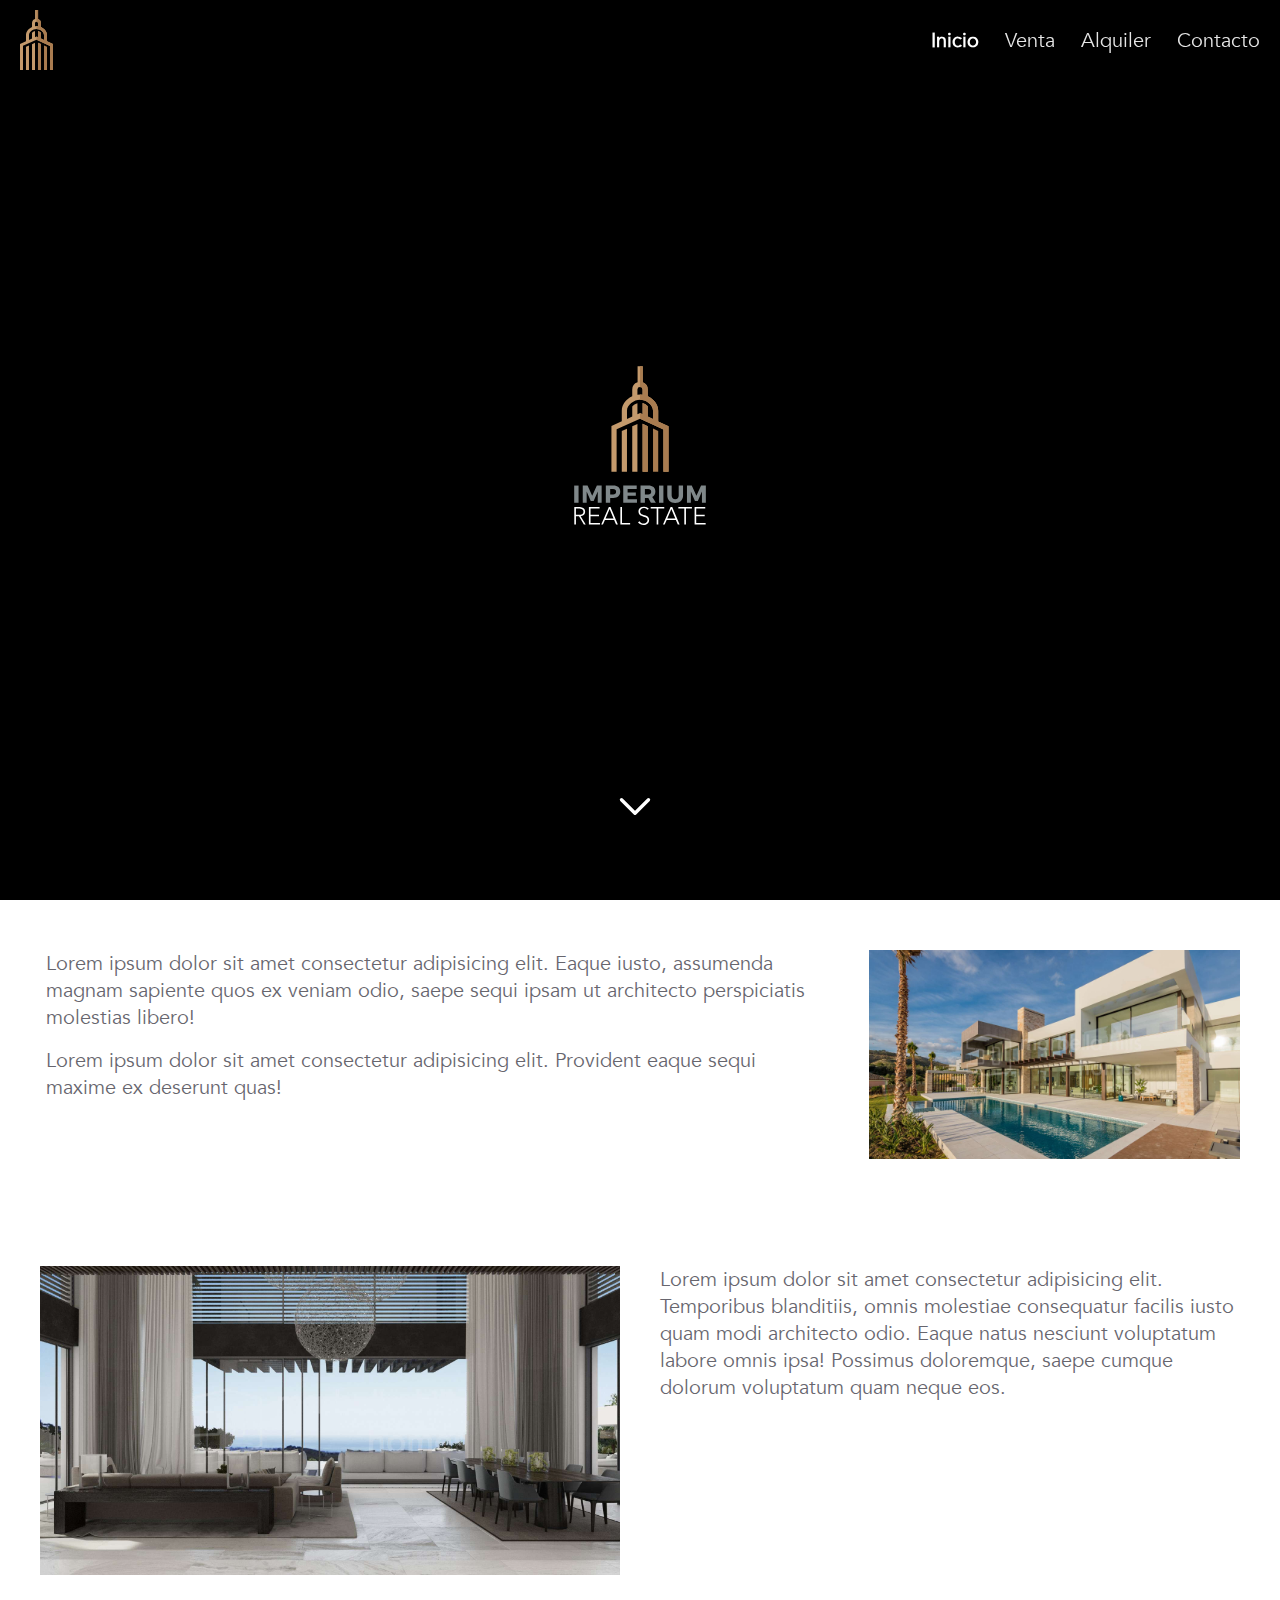
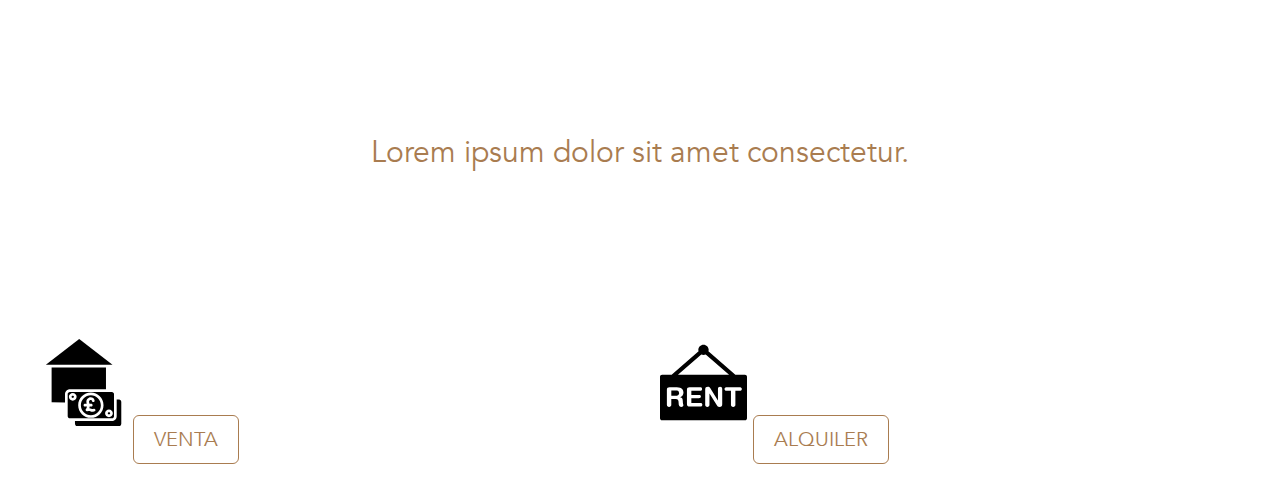
<file: index.html>
<!DOCTYPE html>
<html lang="es">
<head>
    <meta charset="UTF-8">
    <meta name="viewport" content="width=device-width, initial-scale=1.0">
    <title>Inicio</title>
    <link rel="stylesheet" href="CSS/styles.css">
    <script src="js/jquery-3.7.1.min.js"></script>
    <script src="js/main.js"></script>
</head>
<body>
    <header class="transparente">
        <img src="img/logo.svg" alt="Logo imperial Real State">
        <nav>
            <a href="#" class="activo">Inicio</a>
            <a href="#">Venta</a>
            <a href="#">Alquiler</a>
            <a href="#">Contacto</a>
        </nav>
    </header>
    <div class="hero">
        <div></div>
        <div></div>
        <div></div>
        <div class="hero-logo">
            <img src="img/logo-frame.svg" alt="Logo Imperial Real State">
        </div>
        <a href="#pr" class="hero-down">
            <img src="img/down.svg" alt="Flecha abajo">
        </a>
    </div>

    <div id="burger">
        <div class="barra superior"></div>
        <div class="barra media"></div>
        <div class="barra inferior"></div>
    </div>

    <div class="menu">
        <nav>
            <a href="#">Inicio</a>
            <hr>
            <a href="#">Ventas</a>
            <hr>
            <a href="#">Alquiler</a>
            <hr>
            <a href="#">Contactos</a>
        </nav>
        <p class="Copyright">&copy;ACME Inc</p>
    </div>

    <div class="primera fila">
        <span id="pr">&nbsp;</span>
        <div class="col-66">  
            <p>Lorem ipsum dolor sit amet consectetur adipisicing elit. Eaque iusto, assumenda magnam sapiente quos ex veniam odio, saepe sequi ipsam ut architecto perspiciatis molestias libero!</p>    
            <p>Lorem ipsum dolor sit amet consectetur adipisicing elit. Provident eaque sequi maxime ex deserunt quas!</p>
        </div>
        <div class="col-33">
            <img src="img/thumb4.jpg" alt="Imagen casa">
        </div>
    </div>

    <div class="fila">
        <div class="col-50">
            <img src="img/thumb5.jpg" alt="">
        </div>
        <div class="col-50">
            <p>Lorem ipsum dolor sit amet consectetur adipisicing elit. Temporibus blanditiis, omnis molestiae consequatur facilis iusto quam modi architecto odio. Eaque natus nesciunt voluptatum labore omnis ipsa! Possimus doloremque, saepe cumque dolorum voluptatum quam neque eos.</p>
        </div>
    </div>
    <div class="fila parallax">
        <div class="col-100">
            <p>Lorem ipsum dolor sit amet consectetur.</p>
        </div>
    </div>
    <div class="fila">
            <div class="col-50 caja-nav">
                <img src="img/comprar.svg" alt="compar">
                <a href="#">VENTA</a>
            </div>
            <div class="col-50 caja-nav">
                <img src="img/alquilar.svg" alt="alquilar">
                <a href="#">ALQUILER</a>
            </div>

    </div>
</body>
</html>
</file>
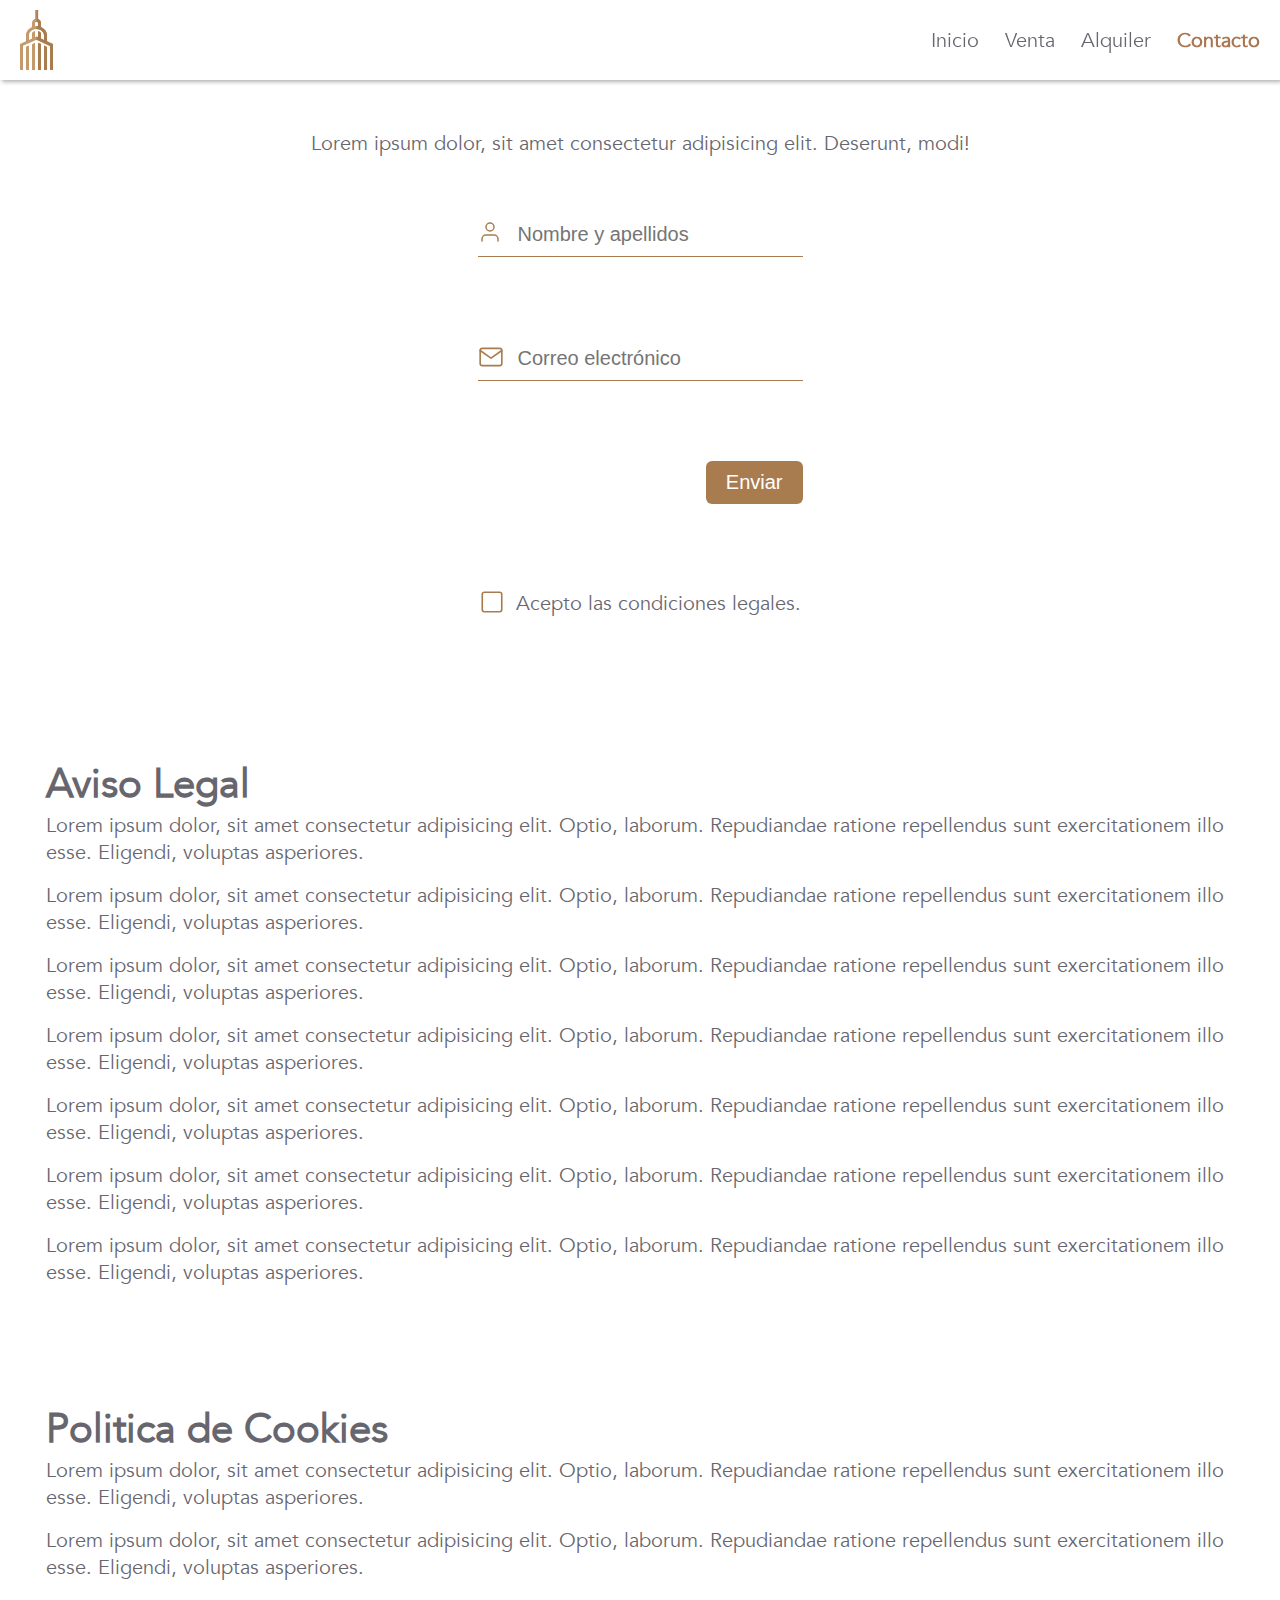
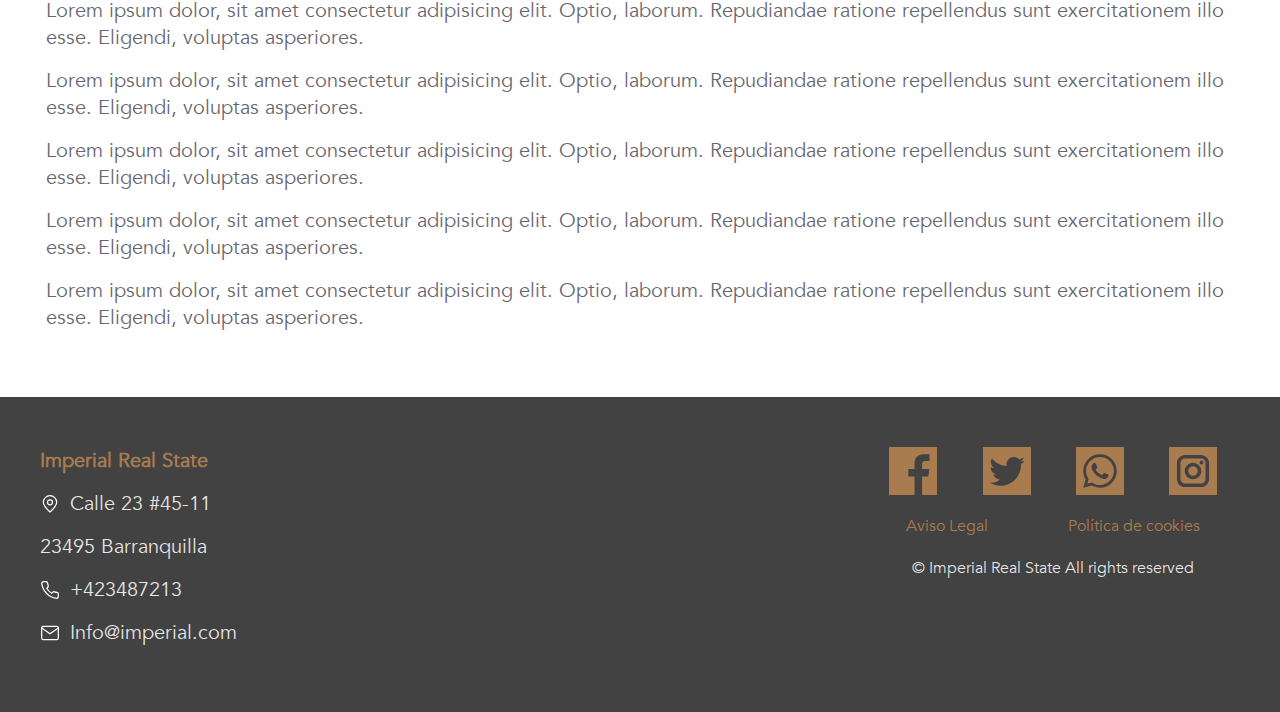
<file: contacto.html>
<!DOCTYPE html>
<html lang="es">
<head>
    <meta charset="UTF-8">
    <meta name="viewport" content="width=device-width, initial-scale=1.0">
    <title>Inicio</title>
    <link rel="stylesheet" href="CSS/styles.css">
    <script src="js/jquery-3.7.1.min.js"></script>
    <script src="js/main.js"></script>
</head>
<body>
    <header>
        <img src="img/logo.svg" alt="Logo imperial Real State">
        <nav>
            <a href="index.html">Inicio</a>
            <a href="ventas.html">Venta</a>
            <a href="#">Alquiler</a>
            <a href="#" class="activo" >Contacto</a>
        </nav>
    </header>


    <div id="burger">
        <div class="barra superior"></div>
        <div class="barra media"></div>
        <div class="barra inferior"></div>
    </div>

    <div class="menu">
        <nav>
            <a href="index.html">Inicio</a>
            <hr>
            <a href="ventas.html">Ventas</a>
            <hr>
            <a href="#">Alquiler</a>
            <hr>
            <a href="#">Contactos</a>
        </nav>
        <p class="Copyright">&copy;ACME Inc</p>
    </div>


    <div class="fila contacto">
        <div class="col-100 flex-column-center">
            <p>Lorem ipsum dolor, sit amet consectetur adipisicing elit. Deserunt, modi!</p>
            <form class="Contacto">
                <div class="fila">
                    <input class="usuario" type="text" placeholder="Nombre y apellidos">
                </div>
                <div class="fila">
                    <input class="email" type="email" placeholder="Correo electrónico">
                </div>
                <div class="fila flex-end">
                    <button type="submit">Enviar</button>
                </div>
                <div class="fila flex-center">
                    <input type="checkbox" name="" id="condiciones">
                    <label for="condiciones">
                        Acepto las condiciones legales.
                    </label>
                </div>
            </form>
        </div>
    </div>

<div class="fila">
    <span id="legal">&nbsp;</span>
    <div class="col-100">
        <h1>Aviso Legal</h1>
        <p>Lorem ipsum dolor, sit amet consectetur adipisicing elit. Optio, laborum. Repudiandae ratione repellendus sunt exercitationem illo esse. Eligendi, voluptas asperiores.</p>
        <p>Lorem ipsum dolor, sit amet consectetur adipisicing elit. Optio, laborum. Repudiandae ratione repellendus sunt exercitationem illo esse. Eligendi, voluptas asperiores.</p>
        <p>Lorem ipsum dolor, sit amet consectetur adipisicing elit. Optio, laborum. Repudiandae ratione repellendus sunt exercitationem illo esse. Eligendi, voluptas asperiores.</p>
        <p>Lorem ipsum dolor, sit amet consectetur adipisicing elit. Optio, laborum. Repudiandae ratione repellendus sunt exercitationem illo esse. Eligendi, voluptas asperiores.</p>
        <p>Lorem ipsum dolor, sit amet consectetur adipisicing elit. Optio, laborum. Repudiandae ratione repellendus sunt exercitationem illo esse. Eligendi, voluptas asperiores.</p>
        <p>Lorem ipsum dolor, sit amet consectetur adipisicing elit. Optio, laborum. Repudiandae ratione repellendus sunt exercitationem illo esse. Eligendi, voluptas asperiores.</p>
        <p>Lorem ipsum dolor, sit amet consectetur adipisicing elit. Optio, laborum. Repudiandae ratione repellendus sunt exercitationem illo esse. Eligendi, voluptas asperiores.</p>
    </div>
</div>
<div class="fila">
    <span id="cookies">&nbsp;</span>
    <div class="col-100">
        <h1>Politica de Cookies</h1>
        <p>Lorem ipsum dolor, sit amet consectetur adipisicing elit. Optio, laborum. Repudiandae ratione repellendus sunt exercitationem illo esse. Eligendi, voluptas asperiores.</p>
        <p>Lorem ipsum dolor, sit amet consectetur adipisicing elit. Optio, laborum. Repudiandae ratione repellendus sunt exercitationem illo esse. Eligendi, voluptas asperiores.</p>
        <p>Lorem ipsum dolor, sit amet consectetur adipisicing elit. Optio, laborum. Repudiandae ratione repellendus sunt exercitationem illo esse. Eligendi, voluptas asperiores.</p>
        <p>Lorem ipsum dolor, sit amet consectetur adipisicing elit. Optio, laborum. Repudiandae ratione repellendus sunt exercitationem illo esse. Eligendi, voluptas asperiores.</p>
        <p>Lorem ipsum dolor, sit amet consectetur adipisicing elit. Optio, laborum. Repudiandae ratione repellendus sunt exercitationem illo esse. Eligendi, voluptas asperiores.</p>
        <p>Lorem ipsum dolor, sit amet consectetur adipisicing elit. Optio, laborum. Repudiandae ratione repellendus sunt exercitationem illo esse. Eligendi, voluptas asperiores.</p>
        <p>Lorem ipsum dolor, sit amet consectetur adipisicing elit. Optio, laborum. Repudiandae ratione repellendus sunt exercitationem illo esse. Eligendi, voluptas asperiores.</p>
    </div>
</div>


    <footer class="fila">
        <div class="col-33">
            <p>Imperial Real State</p>
            <p class="flex-start">
                <img class="m-r-small" src="img/map.svg" alt="Icono Mapa">
                Calle 23 #45-11
            </p>
            <p>23495 Barranquilla</p>
            <p class="flex-start">
                <img class="m-r-small" src="img/phone.svg" alt="Icono de telefono">
                +423487213
            </p>
            <p class="flex-start">
                <img class="m-r-small"  src="img/mail.svg" alt="Icono de Email">
                Info@imperial.com
            </p>
        </div>
        <div class="col-33">
            <iframe src="https://www.google.com/maps/embed?pb=!1m18!1m12!1m3!1d62660.58477161183!2d-74.90552322462915!3d11.017114177090653!2m3!1f0!2f0!3f0!3m2!1i1024!2i768!4f13.1!3m3!1m2!1s0x8ef42d44d12ae605%3A0x2633844581b917b2!2sBarranquilla%2C%20Atl%C3%A1ntico!5e0!3m2!1ses!2sco!4v1743969196593!5m2!1ses!2sco" width="100%" height="100%" style="border:0;" allowfullscreen="" loading="lazy" referrerpolicy="no-referrer-when-downgrade"></iframe>
        </div>
        <div class="col-33">
            <div class="flex-around">
                <img class="rrss" src="img/facebook.svg" alt="Icono de Facebook">
                <img class="rrss" src="img/twitter.svg" alt="Icono de Twitter">
                <img class="rrss" src="img/whatsapp.svg" alt="Icono de Whatsapp">
                <img class="rrss" src="img/instagram.svg" alt="Icono de Instagram">
            </div>

            <div class="flex-around m-t">
                <a href="#legal">Aviso Legal</a>
                <a href="#cookies">Política de cookies</a>
            </div>
            <p class="copyright m-t">&copy; Imperial Real State All rights reserved</p>
        </div>
    </footer>

</body>
</html>
</file>
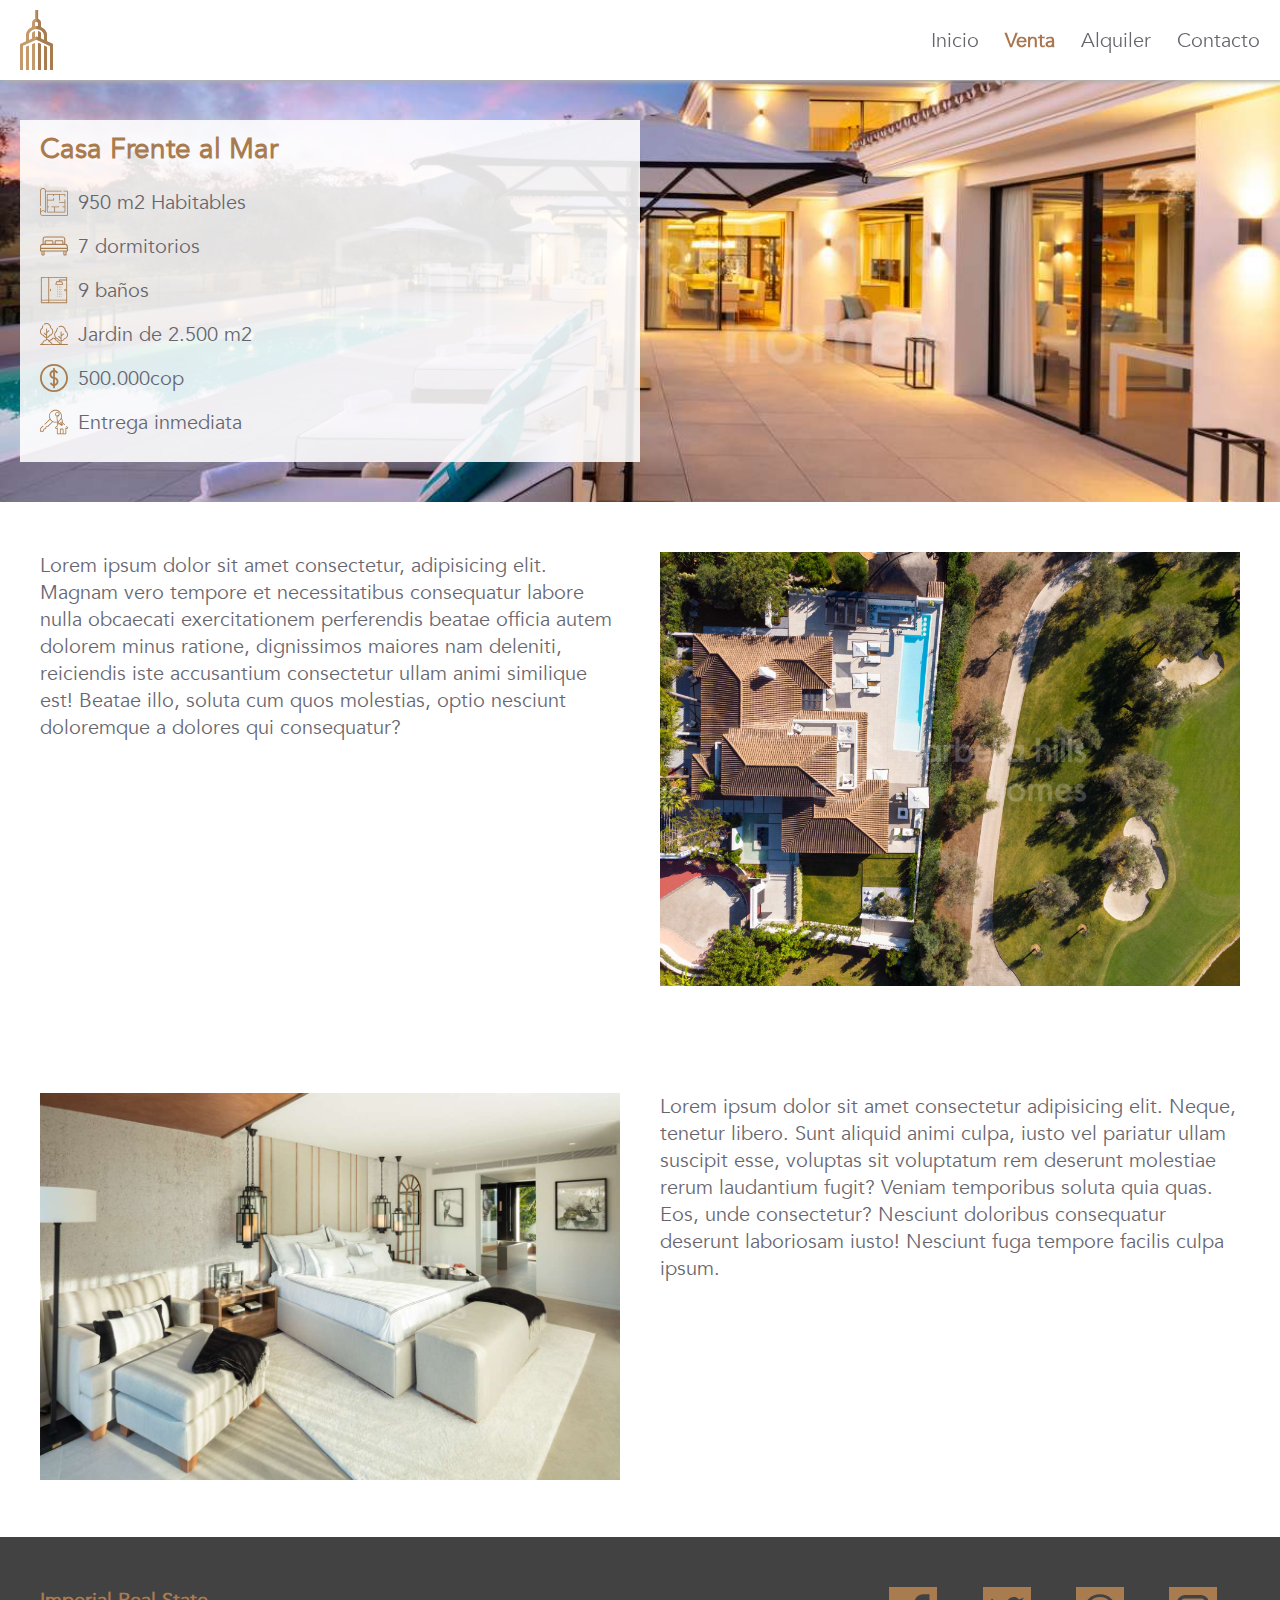
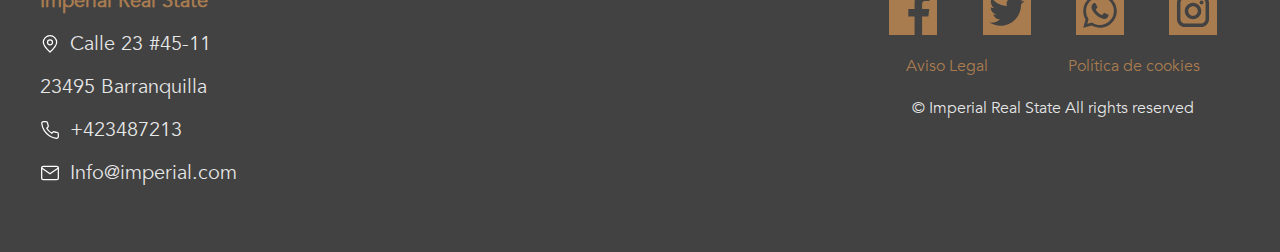
<file: propiedad1.html>
<!DOCTYPE html>
<html lang="es">
<head>
    <meta charset="UTF-8">
    <meta name="viewport" content="width=device-width, initial-scale=1.0">
    <title>Inicio</title>
    <link rel="stylesheet" href="CSS/styles.css">
    <script src="js/jquery-3.7.1.min.js"></script>
    <script src="js/main.js"></script>
</head>
<body>
    <header>
        <img src="img/logo.svg" alt="Logo imperial Real State">
        <nav>
            <a href="index.html">Inicio</a>
            <a href="ventas.html" class="activo">Venta</a>
            <a href="#">Alquiler</a>
            <a href="contacto.html">Contacto</a>
        </nav>
    </header>


    <div id="burger">
        <div class="barra superior"></div>
        <div class="barra media"></div>
        <div class="barra inferior"></div>
    </div>

    <div class="menu">
        <nav>
            <a href="index.html">Inicio</a>
            <hr>
            <a href="ventas.html">Ventas</a>
            <hr>
            <a href="#">Alquiler</a>
            <hr>
            <a href="contacto.html">Contactos</a>
        </nav>
        <p class="Copyright">&copy;ACME Inc</p>
    </div>


<div class="fila propiedad">
    <div class="col-50">
        <h1 class="m-b">Casa Frente al Mar</h1>
        <p class="flex-start">
            <img class="m-r-small" src="img/blueprint.svg" alt="Icono plano">
            950 m2 Habitables
        </p>
        <p class="flex-start">
            <img class="m-r-small" src="img/bed.svg" alt="Icono Numero de dormitorios">
            7 dormitorios
        </p>
        <p class="flex-start">
            <img class="m-r-small" src="img/bath.svg" alt="Icono Numero de baños">
            9 baños
        </p>
        <p class="flex-start">
            <img class="m-r-small" src="img/tree.svg" alt="Icono del jardin">
            Jardin de 2.500 m2
        </p>
        <p class="flex-start">
            <img class="m-r-small" src="img/money.svg" alt="Icono del monedas">
            500.000cop
        </p>
        <p class="flex-start">
            <img class="m-r-small" src="img/contract.svg" alt="Icono del contrato">
            Entrega inmediata
        </p>
    </div>
    <div class="col-50"></div>
</div>

    <div class="fila">
        <div class="col-50">
            <p>Lorem ipsum dolor sit amet consectetur, adipisicing elit. Magnam vero tempore et necessitatibus consequatur labore nulla obcaecati exercitationem perferendis beatae officia autem dolorem minus ratione, dignissimos maiores nam deleniti, reiciendis iste accusantium consectetur ullam animi similique est! Beatae illo, soluta cum quos molestias, optio nesciunt doloremque a dolores qui consequatur?</p>
        </div>
        <div class="col-50">
            <img src="img/property2.jpg" alt="Vivienda">
        </div>
    </div>
    <div class="fila">
        <div class="col-50">
            <img src="img/property3.jpg" alt="Vivienda">
        </div>
        <div class="col-50">
            <p>Lorem ipsum dolor sit amet consectetur adipisicing elit. Neque, tenetur libero. Sunt aliquid animi culpa, iusto vel pariatur ullam suscipit esse, voluptas sit voluptatum rem deserunt molestiae rerum laudantium fugit? Veniam temporibus soluta quia quas. Eos, unde consectetur? Nesciunt doloribus consequatur deserunt laboriosam iusto! Nesciunt fuga tempore facilis culpa ipsum.</p>
        </div>
    </div>

    <footer class="fila">
        <div class="col-33">
            <p>Imperial Real State</p>
            <p class="flex-start">
                <img class="m-r-small" src="img/map.svg" alt="Icono Mapa">
                Calle 23 #45-11
            </p>
            <p>23495 Barranquilla</p>
            <p class="flex-start">
                <img class="m-r-small" src="img/phone.svg" alt="Icono de telefono">
                +423487213
            </p>
            <p class="flex-start">
                <img class="m-r-small"  src="img/mail.svg" alt="Icono de Email">
                Info@imperial.com
            </p>
        </div>
        <div class="col-33">
            <iframe src="https://www.google.com/maps/embed?pb=!1m18!1m12!1m3!1d62660.58477161183!2d-74.90552322462915!3d11.017114177090653!2m3!1f0!2f0!3f0!3m2!1i1024!2i768!4f13.1!3m3!1m2!1s0x8ef42d44d12ae605%3A0x2633844581b917b2!2sBarranquilla%2C%20Atl%C3%A1ntico!5e0!3m2!1ses!2sco!4v1743969196593!5m2!1ses!2sco" width="100%" height="100%" style="border:0;" allowfullscreen="" loading="lazy" referrerpolicy="no-referrer-when-downgrade"></iframe>
        </div>
        <div class="col-33">
            <div class="flex-around">
                <img class="rrss" src="img/facebook.svg" alt="Icono de Facebook">
                <img class="rrss" src="img/twitter.svg" alt="Icono de Twitter">
                <img class="rrss" src="img/whatsapp.svg" alt="Icono de Whatsapp">
                <img class="rrss" src="img/instagram.svg" alt="Icono de Instagram">
            </div>

            <div class="flex-around m-t">
                <a href="contacto.html#legal">Aviso Legal</a>
                <a href="contacto.html#cookies">Política de cookies</a>
            </div>
            <p class="copyright m-t">&copy; Imperial Real State All rights reserved</p>
        </div>
    </footer>

</body>
</html>
</file>
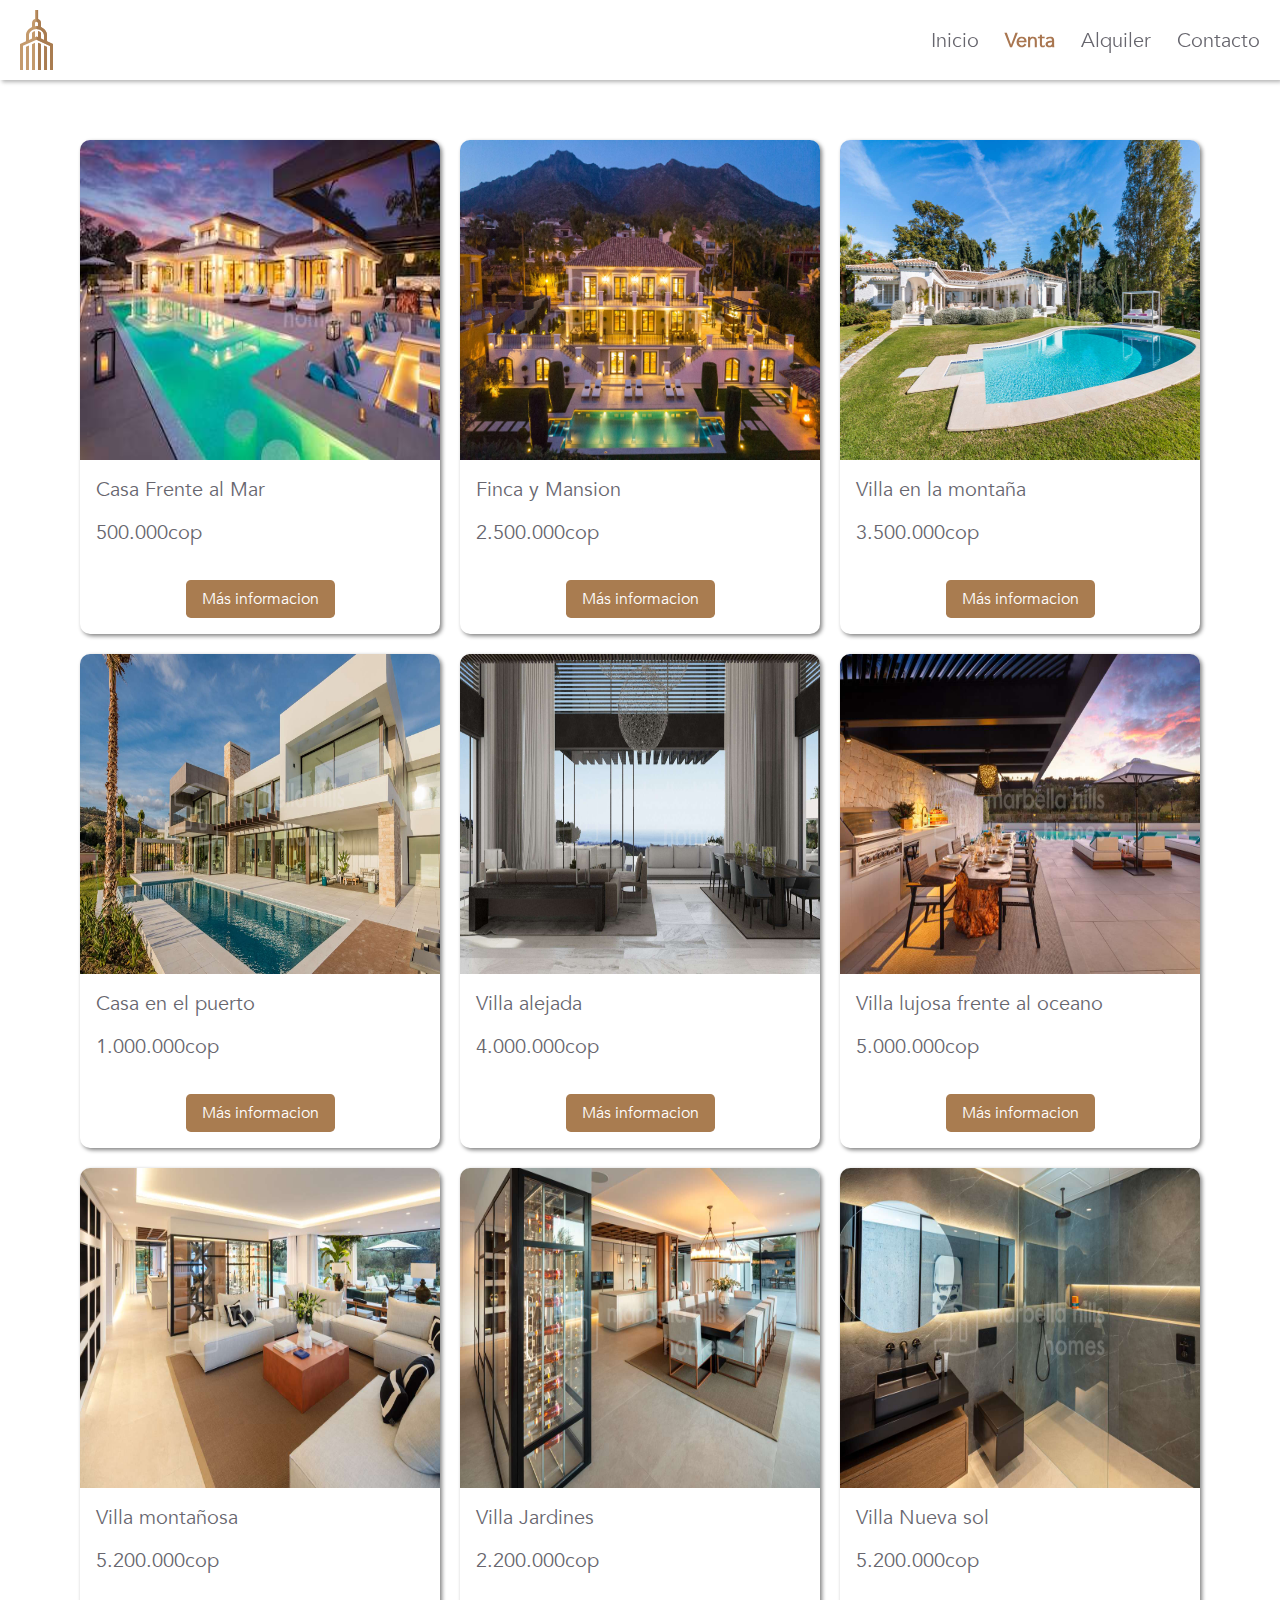
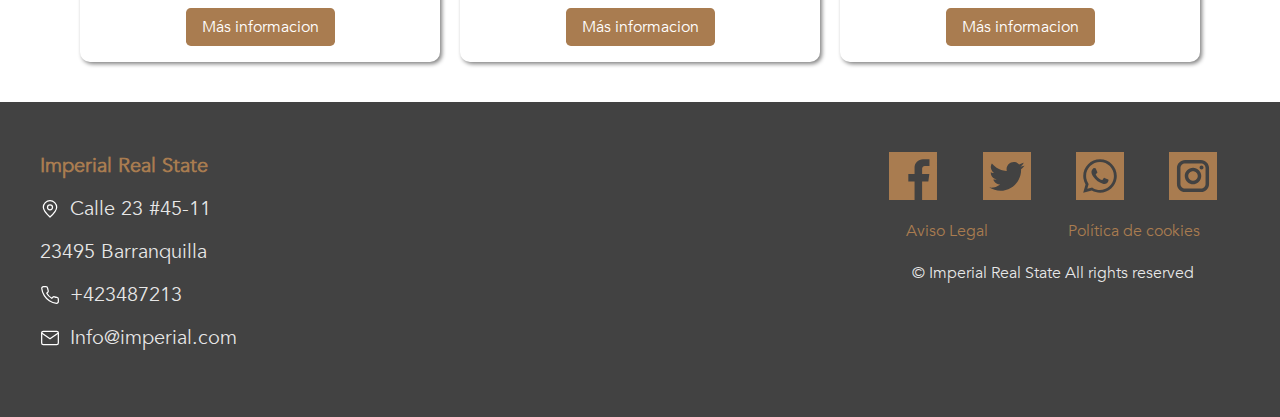
<file: ventas.html>
<!DOCTYPE html>
<html lang="es">
<head>
    <meta charset="UTF-8">
    <meta name="viewport" content="width=device-width, initial-scale=1.0">
    <title>Inicio</title>
    <link rel="stylesheet" href="CSS/styles.css">
    <script src="js/jquery-3.7.1.min.js"></script>
    <script src="js/main.js"></script>
</head>
<body>
    <header>
        <img src="img/logo.svg" alt="Logo imperial Real State">
        <nav>
            <a href="index.html">Inicio</a>
            <a href="#" class="activo">Venta</a>
            <a href="#">Alquiler</a>
            <a href="contacto.html">Contacto</a>
        </nav>
    </header>


    <div id="burger">
        <div class="barra superior"></div>
        <div class="barra media"></div>
        <div class="barra inferior"></div>
    </div>

    <div class="menu">
        <nav>
            <a href="index.html">Inicio</a>
            <hr>
            <a href="#">Ventas</a>
            <hr>
            <a href="#">Alquiler</a>
            <hr>
            <a href="contacto.html">Contactos</a>
        </nav>
        <p class="Copyright">&copy;ACME Inc</p>
    </div>

    <div class="fila grid">
        <div class="card">
            <img src="img/thumb1.jpeg" alt="Imagen de casa">
            <div class="footer-card">
                <div>
                    <p>Casa Frente al Mar</p>
                    <p>500.000cop</p>
                </div>
                <a href="propiedad1.html">Más informacion</a>
            </div>
        </div>
        <div class="card">
            <img src="img/thumb2.jpg" alt="Imagen de casa">
            <div class="footer-card">
                <div>
                    <p>Finca y Mansion</p>
                    <p>2.500.000cop</p>
                </div>
                <a href="#">Más informacion</a>
            </div>
        </div>
        <div class="card">
            <img src="img/thumb3.jpg" alt="Imagen de casa">
            <div class="footer-card">
                <div>
                    <p>Villa en la montaña</p>
                    <p>3.500.000cop</p>
                </div>
                <a href="#">Más informacion</a>
            </div>
        </div>    
        <div class="card">
            <img src="img/thumb4.jpg" alt="Imagen de casa">
            <div class="footer-card">
                <div>
                    <p>Casa en el puerto</p>
                    <p>1.000.000cop</p>
                </div>
                <a href="#">Más informacion</a>
            </div>
        </div>
        <div class="card">
            <img src="img/thumb5.jpg" alt="Imagen de casa">
            <div class="footer-card">
                <div>
                    <p>Villa alejada</p>
                    <p>4.000.000cop</p>
                </div>
                <a href="#">Más informacion</a>
            </div>
        </div>
        <div class="card">
            <img src="img/thumb6.jpg" alt="Imagen de casa">
            <div class="footer-card">
                <div>
                    <p>Villa lujosa frente al oceano</p>
                    <p>5.000.000cop</p>
                </div>
                <a href="#">Más informacion</a>
            </div>
        </div>    
        <div class="card">
            <img src="img/thumb8.jpg" alt="Imagen de casa">
            <div class="footer-card">
                <div>
                    <p>Villa montañosa</p>
                    <p>5.200.000cop</p>
                </div>
                <a href="#">Más informacion</a>
            </div>
        </div>
        <div class="card">
            <img src="img/thumb9.jpg" alt="Imagen de casa">
            <div class="footer-card">
                <div>
                    <p>Villa Jardines</p>
                    <p>2.200.000cop</p>
                </div>
                <a href="#">Más informacion</a>
            </div>
        </div>
        <div class="card">
            <img src="img/thumb10.jpg" alt="Imagen de casa">
            <div class="footer-card">
                <div>
                    <p>Villa Nueva sol</p>
                    <p>5.200.000cop</p>
                </div>
                <a href="#">Más informacion</a>
            </div>
        </div>

    </div>


    <footer class="fila">
        <div class="col-33">
            <p>Imperial Real State</p>
            <p class="flex-start">
                <img class="m-r-small" src="img/map.svg" alt="Icono Mapa">
                Calle 23 #45-11
            </p>
            <p>23495 Barranquilla</p>
            <p class="flex-start">
                <img class="m-r-small" src="img/phone.svg" alt="Icono de telefono">
                +423487213
            </p>
            <p class="flex-start">
                <img class="m-r-small"  src="img/mail.svg" alt="Icono de Email">
                Info@imperial.com
            </p>
        </div>
        <div class="col-33">
            <iframe src="https://www.google.com/maps/embed?pb=!1m18!1m12!1m3!1d62660.58477161183!2d-74.90552322462915!3d11.017114177090653!2m3!1f0!2f0!3f0!3m2!1i1024!2i768!4f13.1!3m3!1m2!1s0x8ef42d44d12ae605%3A0x2633844581b917b2!2sBarranquilla%2C%20Atl%C3%A1ntico!5e0!3m2!1ses!2sco!4v1743969196593!5m2!1ses!2sco" width="100%" height="100%" style="border:0;" allowfullscreen="" loading="lazy" referrerpolicy="no-referrer-when-downgrade"></iframe>
        </div>
        <div class="col-33">
            <div class="flex-around">
                <img class="rrss" src="img/facebook.svg" alt="Icono de Facebook">
                <img class="rrss" src="img/twitter.svg" alt="Icono de Twitter">
                <img class="rrss" src="img/whatsapp.svg" alt="Icono de Whatsapp">
                <img class="rrss" src="img/instagram.svg" alt="Icono de Instagram">
            </div>

            <div class="flex-around m-t">
                <a href="contacto.html#legal">Aviso Legal</a>
                <a href="contacto.html#cookies">Política de cookies</a>
            </div>
            <p class="copyright m-t">&copy; Imperial Real State All rights reserved</p>
        </div>
    </footer>

</body>
</html>
</file>
<file: CSS/styles.css>
@font-face{
    font-family: "Avenir";
    src: url("../fonts/Avenir-Book.ttf");
}


*{
    margin: 0;
    padding: 0;
    box-sizing: border-box;
}

a{
    text-decoration: none;
    cursor: pointer;
    color: inherit;
}

html {
    font-size: 20px;
}

@media (max-width:440px){
    html {
        font-size: 18px;
    }
}


body {
    font-family: "Avenir", sans-serif;
    color: #67666e;
}

img {
    max-width: 100%;
}

p{
    margin-bottom: 0.8rem;
}


/* Componente Hero */

.hero {
    width: 100%;
    height: 100vh;
    background-color: black;
    position: absolute;
    top: 0;
    left: 0;
    overflow: hidden;
}

@keyframes heroAnimation {
    0% {
        opacity: 0;
        animation-timing-function: ease-in;
    }
    12% {opacity: 1;}

    25% { transform: scale(1.2);}

    75% {
        opacity: 0;
        transform: scale(1.1);
    }

    100% {opacity: 0;}

}

.hero div {
    width: 100%;
    height: 100vh;
    position: absolute;
    top: 0;
    left: 0; 
    background-size: cover;
    background-position: center;
    background-repeat: none;
    opacity: 0;
    animation: heroAnimation 18s infinite;
}

.hero div:nth-child(1) {
    background-image: url("../img/front1.jpg");
}

.hero div:nth-child(2) {
    background-image: url("../img/front2.jpg");
    animation-delay: 6s;
}

.hero div:nth-child(3) {
    background-image: url("../img/front3.jpg");
    animation-delay: 12s;
}


.hero .hero-logo {
    position: absolute;
    top: 50%;
    left: 50%;
    transform: translate(-50%, -50%);
    animation: none;
    opacity: 1;
    width: 30%;
    height: auto;
}


.hero .hero-down {
    position: absolute;
    top: 90%;
    left: 50%;
    transform: translate(-50%, -50%);
    animation: none;
    opacity: 1;
    width: 5%;
    height: auto;
}

@media (max-width: 820px) {
    .hero .hero-logo {
        width: 60%;
    }
    .hero .hero-down {
        width: 15%;
    }
}

@media (max-width: 440px) {
    .hero .hero-logo {
        width: 80%;
    }
    .hero .hero-down {
        width: 20%;
    }
}

header {
    background-color: white;
    box-shadow: 1.5px 1.5px 4px #b3b3b3;
    height: 80px;
    width: 100%;
    position: fixed;
    top: 0;
    left: 0;
    display: flex;
    justify-content: space-between;
    align-items: center;
    padding: 0 1em;
    z-index: 1;
    transition: 600ms all ease-in-out;
}

header.transparente {
    background-color: transparent;
    box-shadow: none;
}

header img {
    height: 60px;
    width: auto;
}

header nav a {
    color: #67666e;
    font-weight: normal;
    margin-left: 1em;
    transition: 300ms ease-in-out all;
}
header.transparente nav a {
    color: rgba(255, 255, 255, 0.9);

}

header nav a.activo, 
header nav a:hover {
    color: #a97650;
    font-weight: bold;

}

header.transparente nav a.activo, 
header.transparente nav a:hover {
    color: white;

}


#burger{
    position: fixed;
    top:1rem;
    left: 1rem;
    cursor: pointer;
    z-index: 10;
    display: none;
}



#burger .barra{
    width: 30px;
    height: 2px;
    margin: 6px;
    background-color: #a97c50;
    transition: 400ms all ease-in-out;
}

#burger.abierto .barra{
    background-color: white;
}

#burger.abierto .barra.superior{
    transform: translateY(8px) rotateZ(45deg);
}

#burger.abierto .barra.media{
    width: 0;
}

#burger.abierto .barra.inferior{
    transform: translateY(-8px) rotateZ(-45deg);
}

@media (max-width: 620px) {
    #burger {
        display: block;
    }

    header{
        justify-content: flex-end;
    }

    header nav {
        display: none;
    }
}

.menu{
    width: 360px;
    height: 100vh;
    background-color: #424242;
    position: fixed;
    top: 0;
    left: -360px;
    padding-top: 40px;
    transition: all 700ms ease-in-out;
}

.menu.abierto{
    left: 0;
}

.menu nav{
    padding: 1rem;
    display: flex;
    flex-direction: column;
}

.menu nav a {
    padding: 0.6rem 0;
    color: rgba(255, 255, 255, 0.9);
    font-size: 1.7rem;
    transform: 300ms all ease-in-out;
}

.menu nav a:hover{
    color: white;
}

.menu .Copyright {
    color: rgba(255, 255, 255, 0.9);
    font-size: 1.2rem;
    position: absolute;
    bottom: 0;
    left: 0;
    padding: 0.5rem;
    text-align: center;
    width: 100%;
}

/*Leyout*/

.primera {
    margin-top: 100vh;
}

#pr, 
#legal,
#cookies{
    display: block;
    margin-top: -90px;
    padding-bottom: 90px;
}

.fila {
    display: flex;
    padding: 2rem 1rem;
 }

 .fila.contacto {
    margin-top: 80px;
 }

 .col-100 {
    width: 100%;
    padding: 0.5rem 1rem;
 }

 .col-75 {
    width: 75%;
    padding: 0.5rem 1rem;
 }

 .col-66 {
    width: 66.66666%;
    padding: 0.5rem 1rem;
 }

 .col-50 {
    width: 50%;
    padding: 0.5rem 1rem;
 }

 .col-33 {
    width: 33.333333%;
    padding: 0.5rem 1rem;
 }

 .col-25 {
    width: 25%;
    padding: 0.5rem 1rem;
 }


 @media (max-width: 720px){
    .fila {
        flex-direction: column;
        padding: 1rem 0.5rem;
    }
    .col-75,
    .col-60,
    .col-50,
    .col-33,
    .col-25 {
        width: 100%;
     }
 }


.flex-start {
    display: flex;
    justify-content: flex-start;
    align-items: center;
}
.flex-center {
    display: flex;
    justify-content: center;
    align-items: center;
}
.flex-end {
    display: flex;
    justify-content: flex-end;
    align-items: center;
}
.flex-between {
    display: flex;
    justify-content: space-between;
    align-items: center;
}
.flex-around {
    display: flex;
    justify-content: space-around;
    align-items: center;
}

 .flex-column-center{
    display: flex;
    flex-direction: column;
    justify-content: center;
    align-items: center;
 }


 /* Espaciados y Margenes*/

 .m-t{
    margin-top: 1rem;
 }
 .m-b{
    margin-bottom: 1rem;
 }
 .m-l{
    margin-left: 1rem;
 }
 .m-r{
    margin-right: 1rem;
 }

 .m-t-small{
    margin-top: 0.5rem;
 }
 .m-b-small{
    margin-bottom: 0.5rem;
 }
 .m-l-small{
    margin-left: 0.5rem;
 }
 .m-r-small{
    margin-right: 0.5rem;
 }

 /*Parallax*/

 .fila.parallax {
    background-image: url(../img/property5.jpg);
    background-size: cover;
    background-position: center;
    background-repeat: no-repeat;
    background-attachment: fixed;
    padding: 3rem 2rem;
 }

 .fila.parallax div {
    background-color: rgba(255, 255, 255, 0.76);
    padding: 2rem;
 }

 .fila.parallax div p{
    font-size: 1.5rem;
    color: #a97c50;
    text-align: center;

 }


 /*CAJA DE NAVEGACIOn*/

 
 .caja-nav img {
    width: 15%;
    margin-bottom: 1em;
    
 }

 .caja-nav a {
    border: 1px solid #a97c50;
    background-color: white;
    color: #a97c50;
    font-size: 1rem;
    font-weight: normal;
    padding: 0.5em 1em;
    border-radius: 0.3em;
    cursor: pointer;
    transition: all ease-in-out 400ms;
 }

 .caja-nav a:hover {
    background-color: #a97c50;
    color: white;
 }

/*Formulario de contacto*/

form.contacto{
    width: 50px;
}

@media (max-width:720px){
    form.contacto{
        width: 75px;
    }
}


@media (max-width:440px){
    form.contacto{
        width: 100px;
    }
}

form.contacto .fila {
    padding: 0.8rem;
}

input {
    border: none;
    border-bottom: 1.5px solid #a97c50;
    font-size: 1rem;
    padding: 0.5em 1em;
    width: 100%;
}

input:focus {
    outline: none;
    border-bottom: 1.5px solid #643e18;
}

input.usuario {
    background-image: url("../img/user.svg");
    background-repeat: no-repeat;
    background-position: 0 7px;
    padding-left: 2em;
}

input.email {
    background-image: url("../img/mail-bronce.svg");
    background-repeat: no-repeat;
    background-position: 0 7px;
    padding-left: 2em;
}

button {
    border: none;
    background-color: #a97c50;
    color: white;
    font-size: 1rem;
    font-weight: normal;
    padding: 0.5em 1em;
    border-radius: 0.3em;
    cursor: pointer;
    transition: all ease-in-out 400ms;
 }

 button:hover {
    background-color: #865320;
 }


 input[type="checkbox"] {
    display: none;
 }

 input[type="checkbox"] + label::before {
    content: url("../img/square.svg");
    position: relative;
    top: 5px;
    padding-right: 5px;
 }

 input[type="checkbox"]:checked + label::before {
    content: url("../img/check-square.svg");
 }

 /* FOOTER */


 footer {
    background-color: #424242;
 }

 footer p{
    color:rgba(255, 255, 255, 0.877)
 }

 footer p:first-child{
    color: #a97c50; 
    font-weight: bold;
 }

 footer img.rrss {
    height: 48px;
 }

 footer a {
    font-size: 0.8rem;
    color: #a97c50;
    transition: 400ms ease-in-out all;
 }
 footer a:hover {
    color: #7e542b;
 }

 footer .copyright{
    color:rgba(255, 255, 255, 0.877);
    font-size: 0.8rem;
    text-align: center;
 }

 /* Card */

 .fila.grid {
    margin-top: 100px;
    display: grid;
    grid-template-columns: repeat(auto-fit, 360px);
    gap:1rem;
    justify-content: center;
 }

 .card {
    width: 360px;
    border-radius: 0.5rem;
    box-shadow: 2px 2px 4px grey;
    display: flex;
    flex-direction: column;
    align-items: center;
    overflow: hidden;
 }

 .card img{
    height: 320px;

 }



 .card .footer-card{
    padding: 0.8rem;
    width: 100%;
    height: 174px;
    display: flex;
    flex-direction: column;
    justify-content: space-between;
    align-items: flex-start;
 }

 .card .footer.card p{
    margin-bottom: 0.5rem;
 }
 .card .footer.card p:first-child{
    font-weight: bold;
 }

 .card .footer-card a{
    background-color: #a97c50;
    color: white;
    font-size: 0.8em;
    border-radius: 0.3em;
    padding: 0.5em 1em;
    align-self: center;
    transition:  400ms ease-in-out all;
 }

 .card .footer-card a:hover{
    background-color: #835322;
 }

 /* Ficha propiedad*/

 .propiedad {
    margin-top: 80px;
    background-image: url("../img/property5.jpg");
    background-size: cover;
    background-position: center;
    background-repeat: no-repeat;
 }

 .propiedad div:first-child {
    background-color: rgba(255, 255, 255, 0.877);

 }
 .propiedad div:first-child h1 {
    font-size: 1.4rem;
    color: #a97c50;
 }

 .propiedad div:first-child p img{
    width: 28px;
    height: 28px;
 }
</file>
